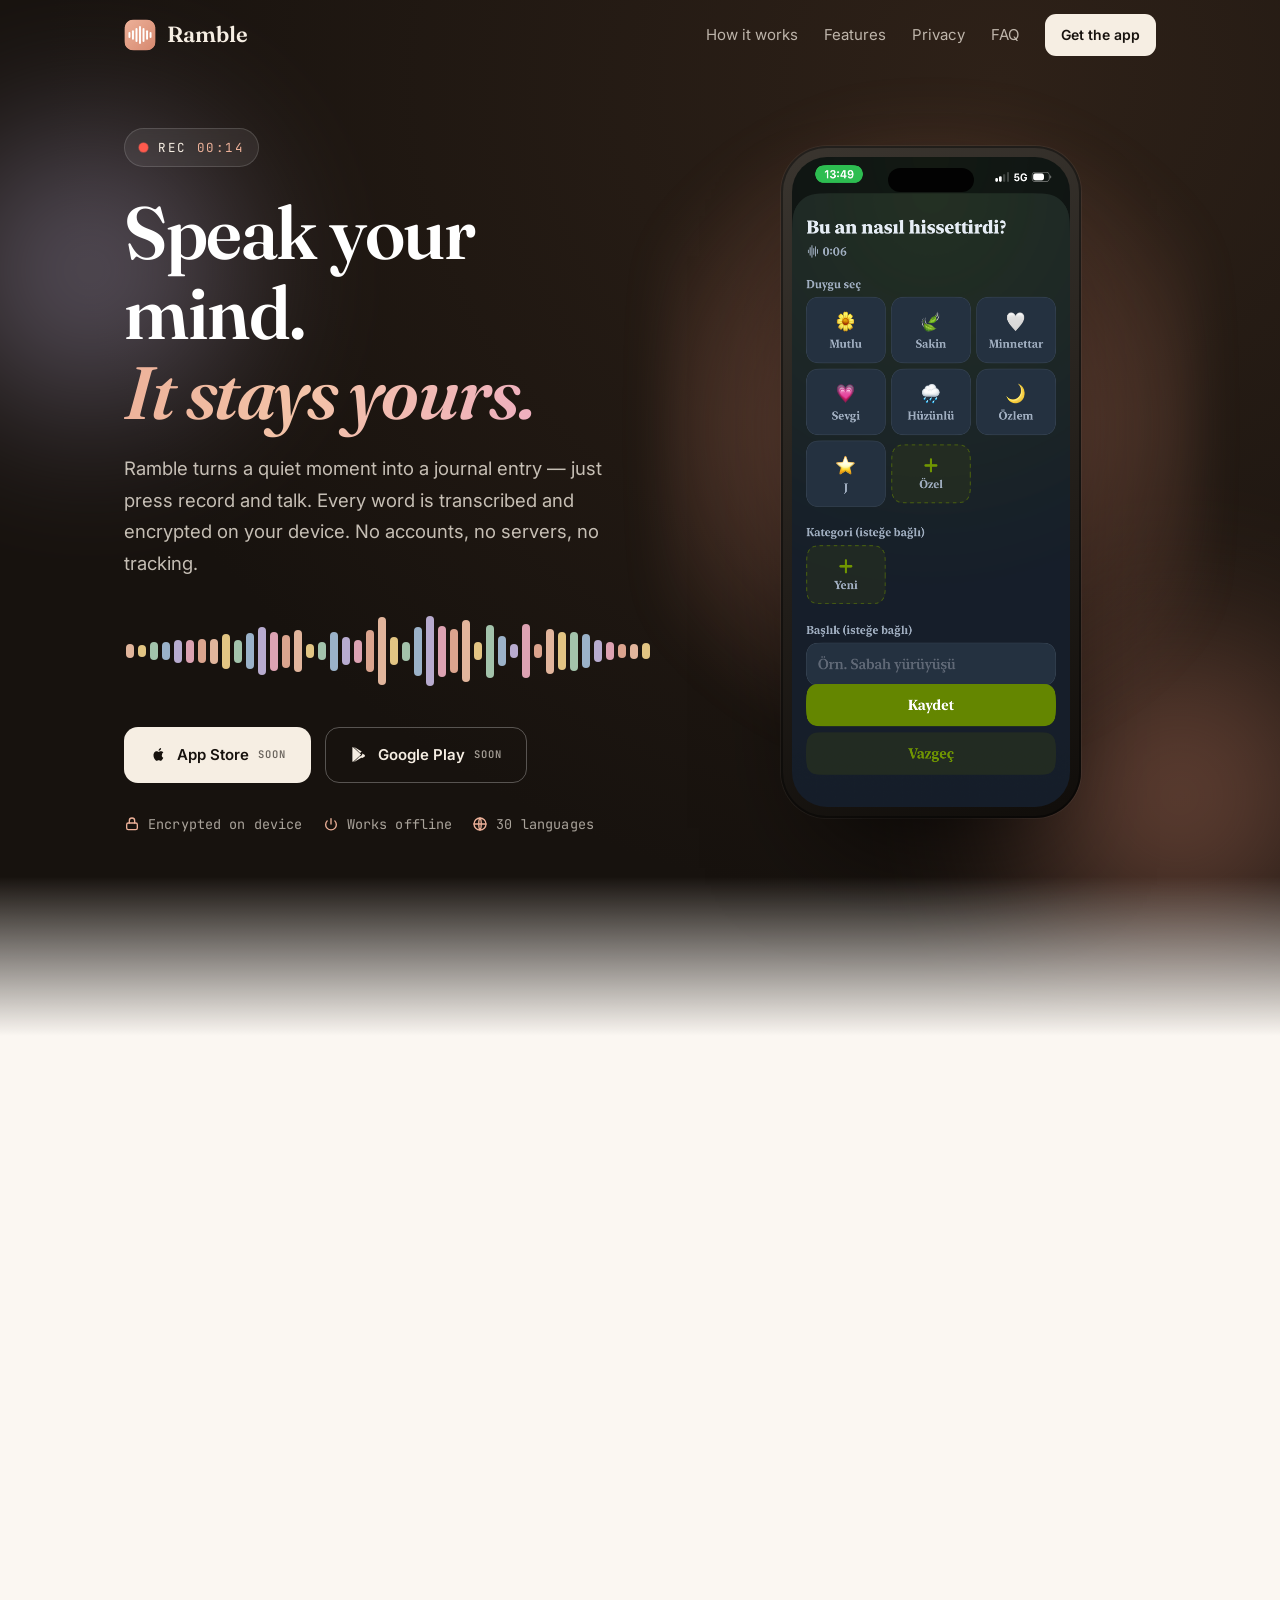
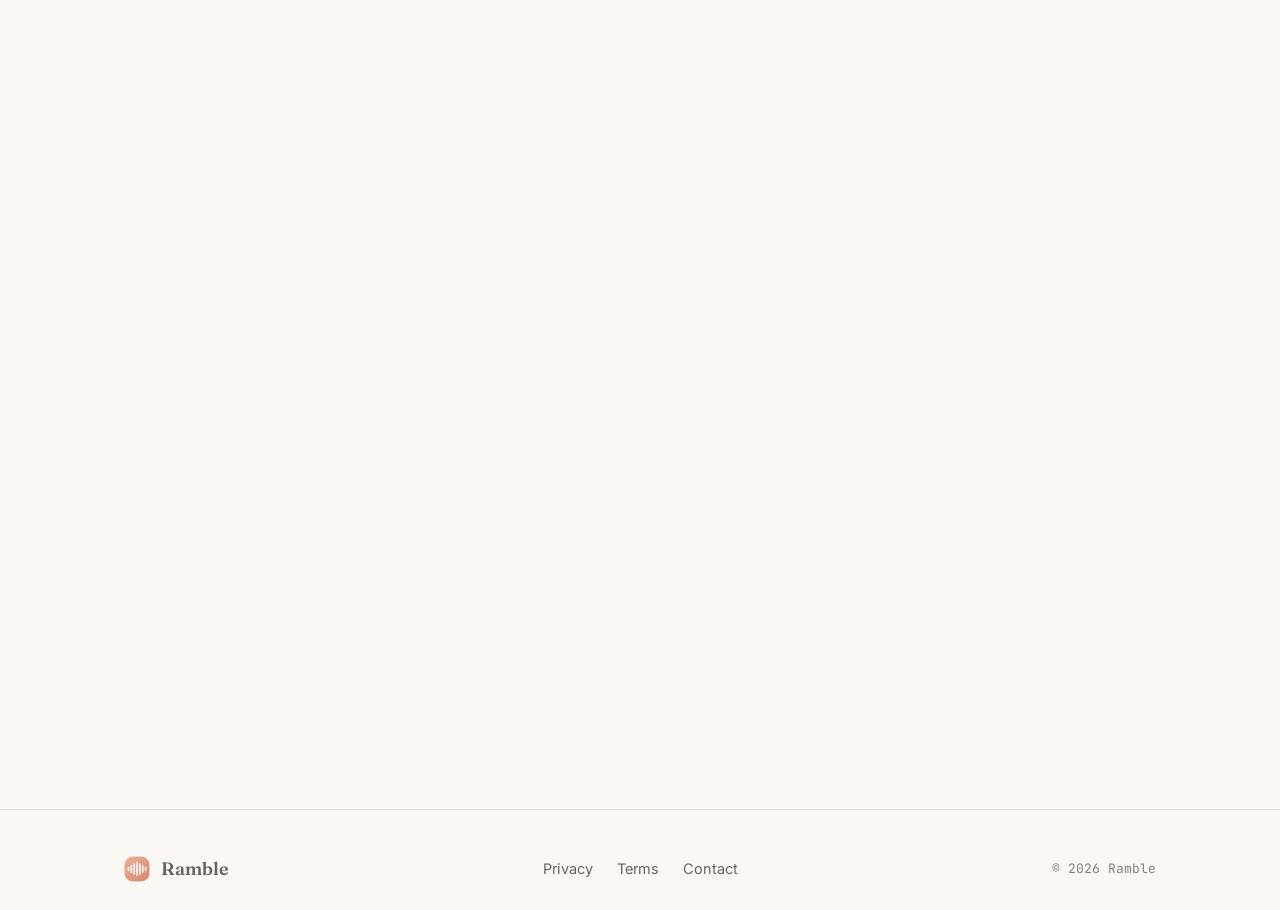
<file: index.html>
<!doctype html>
<html lang="en">
<head>
<meta charset="utf-8">
<meta http-equiv="refresh" content="0; url=/ramble/">
<link rel="canonical" href="/ramble/">
<title>Ramble</title>
</head>
<body>
<p>Redirecting to <a href="/ramble/">Ramble</a>…</p>
</body>
</html>
</file>
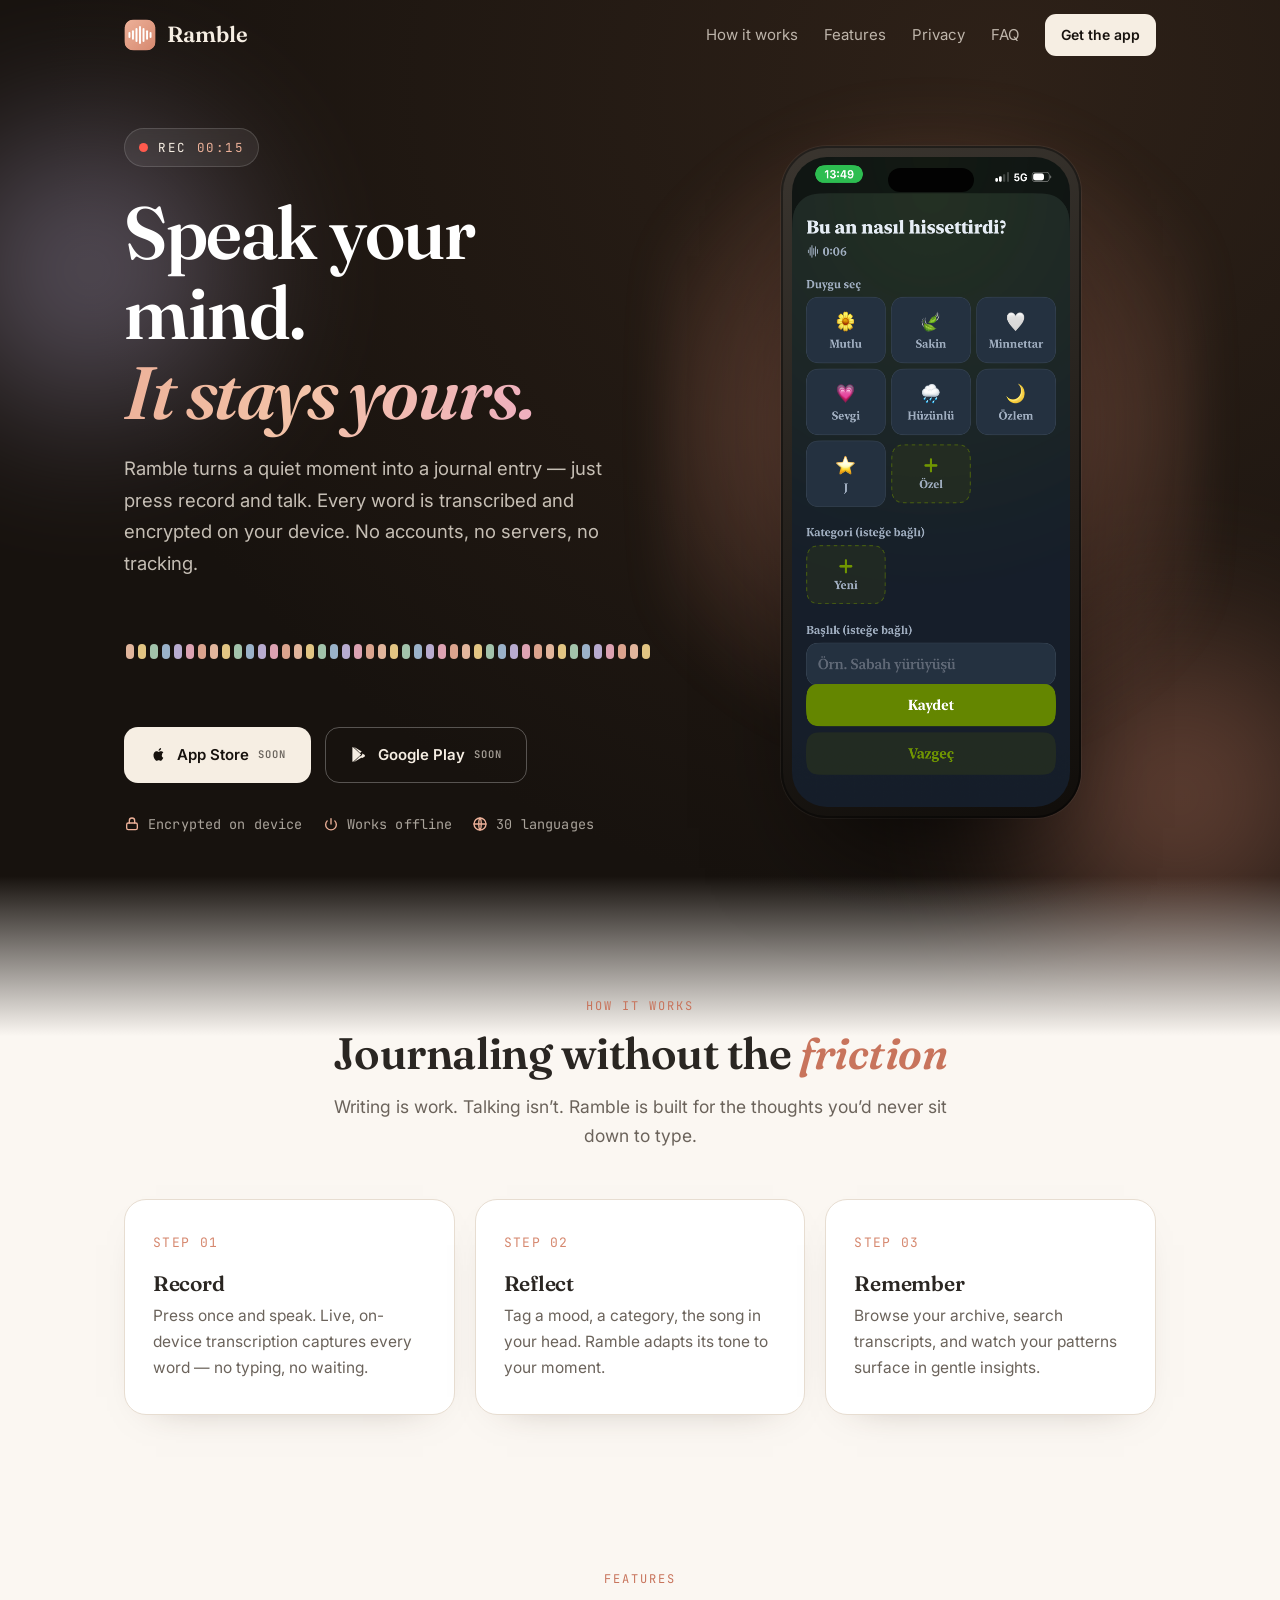
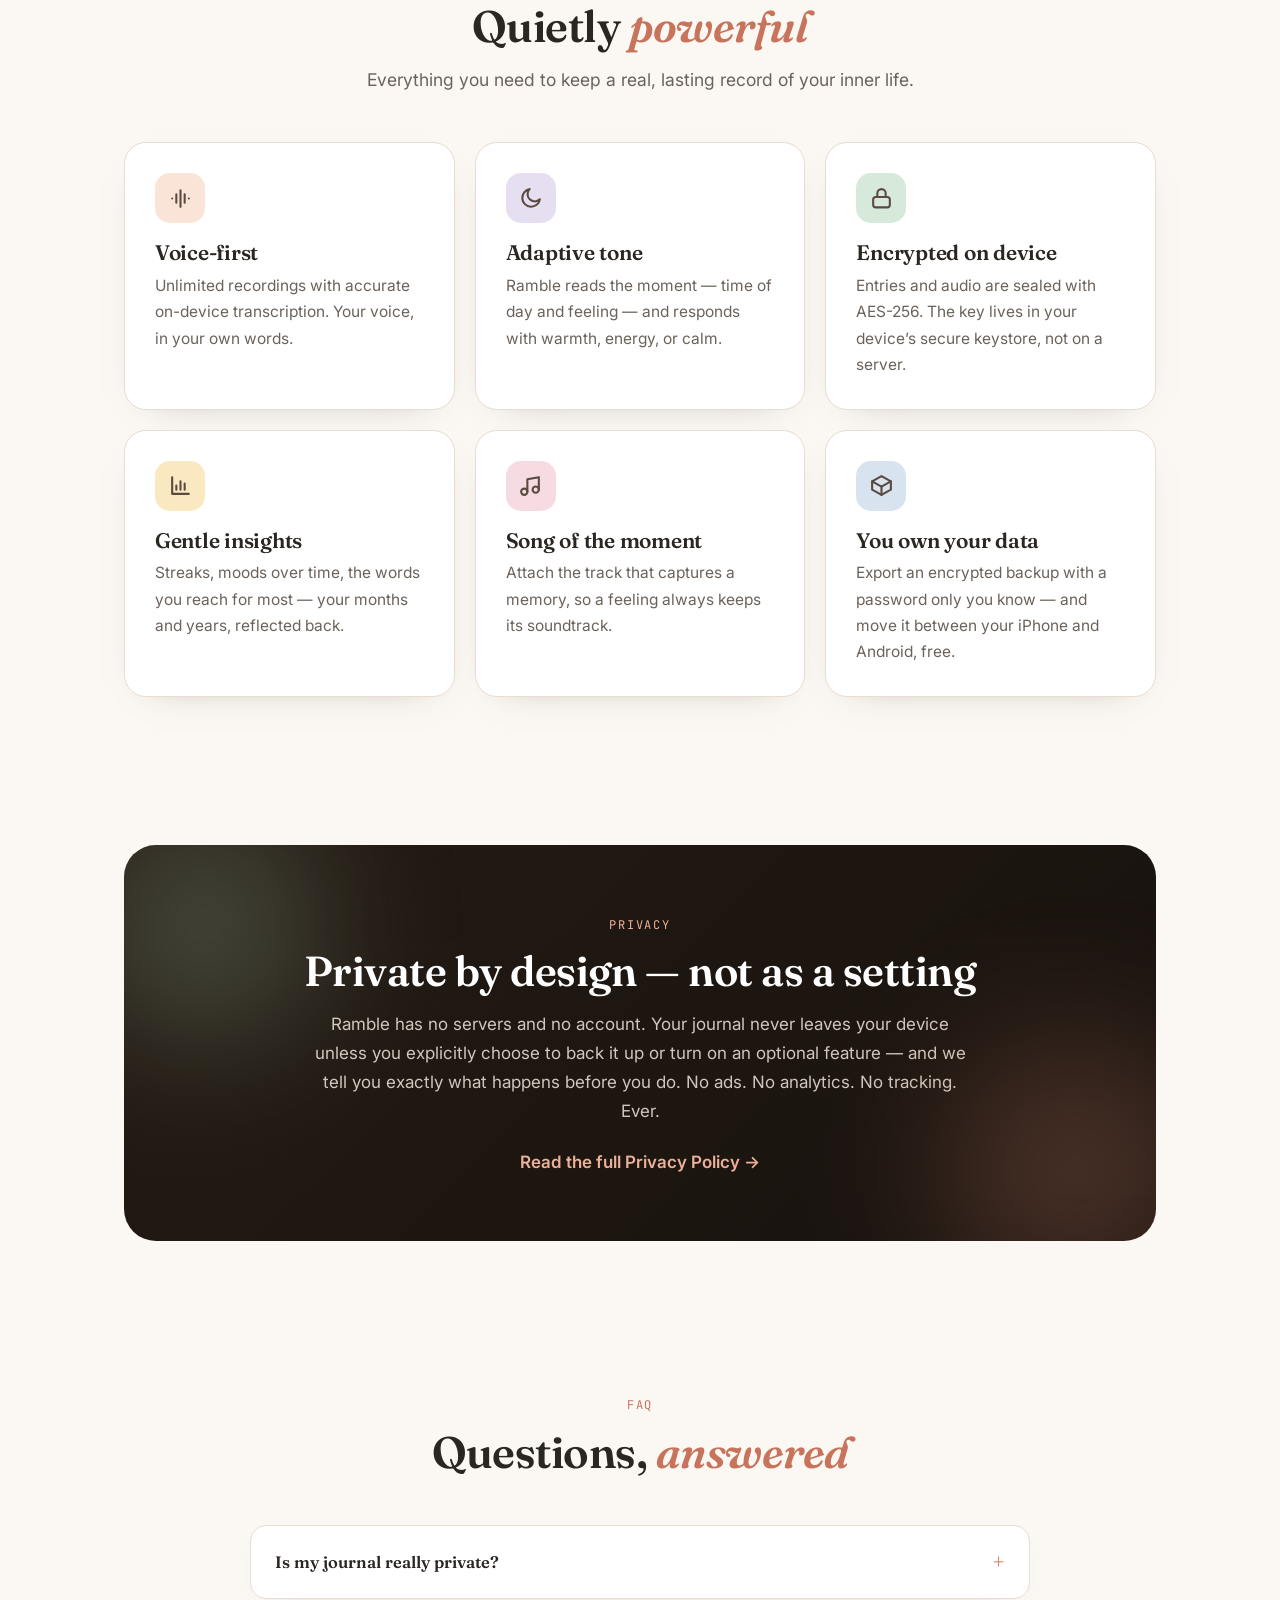
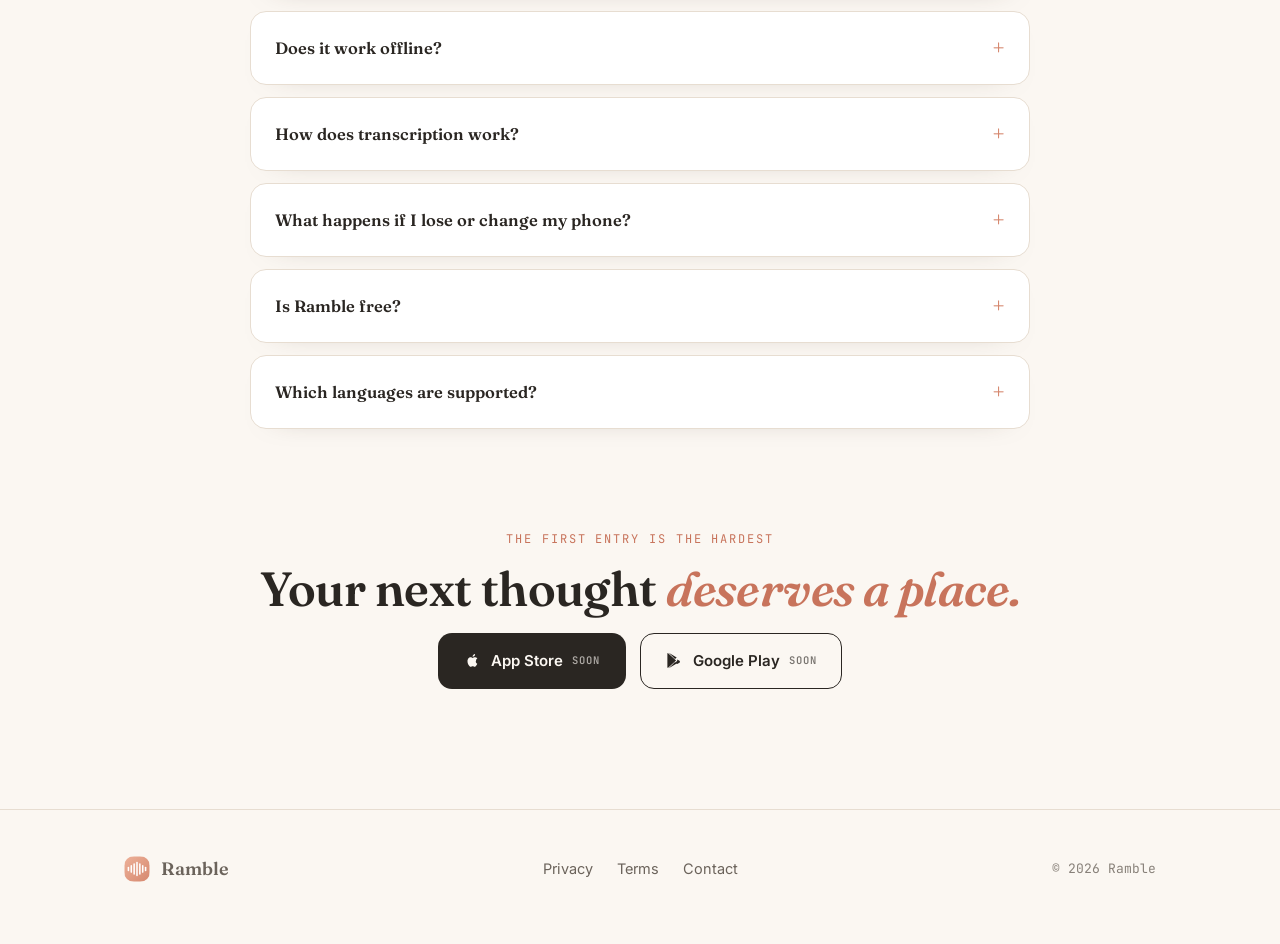
<file: ramble/index.html>
<!doctype html>
<html lang="en">
<head>
<meta charset="utf-8">
<meta name="viewport" content="width=device-width,initial-scale=1">
<title>Ramble — Your private voice journal</title>
<meta name="description" content="Ramble is a privacy-first voice journal. Press record, speak your mind, and it stays yours — transcribed and encrypted on your device. No accounts. No tracking.">
<meta property="og:title" content="Ramble — Your private voice journal">
<meta property="og:description" content="Speak your mind. It stays yours — on-device, encrypted, private.">
<meta property="og:type" content="website">
<meta name="theme-color" content="#17120E">
<link rel="icon" href="/assets/favicon.svg" type="image/svg+xml">
<link rel="apple-touch-icon" href="/assets/favicon.svg">
<link rel="preconnect" href="https://fonts.googleapis.com">
<link rel="preconnect" href="https://fonts.gstatic.com" crossorigin>
<link href="https://fonts.googleapis.com/css2?family=Fraunces:ital,opsz,wght@0,9..144,500;0,9..144,600;0,9..144,700;1,9..144,500;1,9..144,600&family=Inter:wght@400;500;600&family=JetBrains+Mono:wght@400;500&display=swap" rel="stylesheet">
<link rel="stylesheet" href="/assets/style.css">
</head>
<body class="home">

<nav class="nav">
  <a class="brand" href="/ramble/"><img class="logo" src="/assets/favicon.svg" alt=""> Ramble</a>
  <div class="nav-links">
    <a href="#how">How it works</a>
    <a href="#features">Features</a>
    <a href="#privacy">Privacy</a>
    <a href="#faq">FAQ</a>
    <a class="nav-cta" href="#get">Get the app</a>
  </div>
</nav>

<!-- ============================ HERO: the recording moment ================ -->
<div class="hero-shell">
  <div class="wrap">
    <header class="hero">
      <div class="hero-copy">
        <span class="rec-chip"><span class="rec-dot"></span> REC <span class="rec-time" id="rec-time">00:14</span></span>
        <h1>Speak your mind.<br><em>It stays yours.</em></h1>
        <p class="lead">Ramble turns a quiet moment into a journal entry — just press record and talk. Every word is transcribed and encrypted on your device. No accounts, no servers, no tracking.</p>

        <!-- signature: the living waveform, built from real mood colors -->
        <div class="wave" id="wave" role="img" aria-label="A voice waveform in Ramble's mood colors"></div>

        <div class="cta" id="get">
          <a class="btn primary" href="#"><svg class="bi"><use href="#i-apple"/></svg> App Store <span class="soon">soon</span></a>
          <a class="btn ghost" href="#"><svg class="bi"><use href="#i-play"/></svg> Google Play <span class="soon">soon</span></a>
        </div>

        <div class="trust">
          <span><svg class="i"><use href="#i-lock"/></svg> Encrypted on device</span>
          <span><svg class="i"><use href="#i-off"/></svg> Works offline</span>
          <span><svg class="i"><use href="#i-globe"/></svg> 30 languages</span>
        </div>
      </div>

      <div class="hero-device">
        <div class="device">
          <img src="/assets/screen-mood.png" alt="Ramble — tagging how a moment felt" loading="eager" width="300" height="650">
        </div>
      </div>
    </header>
  </div>
  <div class="hero-fade"></div>
</div>

<div class="wrap">

  <!-- ============================ HOW: a real sequence ==================== -->
  <section id="how">
    <div class="section-head reveal">
      <span class="eyebrow">How it works</span>
      <h2>Journaling without the <em>friction</em></h2>
      <p>Writing is work. Talking isn’t. Ramble is built for the thoughts you’d never sit down to type.</p>
    </div>
    <div class="steps">
      <div class="step reveal"><span class="num">STEP 01</span><h3>Record</h3><p>Press once and speak. Live, on-device transcription captures every word — no typing, no waiting.</p></div>
      <div class="step reveal"><span class="num">STEP 02</span><h3>Reflect</h3><p>Tag a mood, a category, the song in your head. Ramble adapts its tone to your moment.</p></div>
      <div class="step reveal"><span class="num">STEP 03</span><h3>Remember</h3><p>Browse your archive, search transcripts, and watch your patterns surface in gentle insights.</p></div>
    </div>
  </section>

  <!-- ============================ FEATURES =============================== -->
  <section id="features">
    <div class="section-head reveal">
      <span class="eyebrow">Features</span>
      <h2>Quietly <em>powerful</em></h2>
      <p>Everything you need to keep a real, lasting record of your inner life.</p>
    </div>
    <div class="grid">
      <div class="card reveal"><span class="fic c-peach"><svg class="i"><use href="#i-wave"/></svg></span><h3>Voice-first</h3><p>Unlimited recordings with accurate on-device transcription. Your voice, in your own words.</p></div>
      <div class="card reveal"><span class="fic c-lav"><svg class="i"><use href="#i-moon"/></svg></span><h3>Adaptive tone</h3><p>Ramble reads the moment — time of day and feeling — and responds with warmth, energy, or calm.</p></div>
      <div class="card reveal"><span class="fic c-sage"><svg class="i"><use href="#i-lock"/></svg></span><h3>Encrypted on device</h3><p>Entries and audio are sealed with AES-256. The key lives in your device’s secure keystore, not on a server.</p></div>
      <div class="card reveal"><span class="fic c-honey"><svg class="i"><use href="#i-chart"/></svg></span><h3>Gentle insights</h3><p>Streaks, moods over time, the words you reach for most — your months and years, reflected back.</p></div>
      <div class="card reveal"><span class="fic c-rose"><svg class="i"><use href="#i-music"/></svg></span><h3>Song of the moment</h3><p>Attach the track that captures a memory, so a feeling always keeps its soundtrack.</p></div>
      <div class="card reveal"><span class="fic c-blue"><svg class="i"><use href="#i-box"/></svg></span><h3>You own your data</h3><p>Export an encrypted backup with a password only you know — and move it between your iPhone and Android, free.</p></div>
    </div>
  </section>

  <!-- ============================ PRIVACY ================================ -->
  <section id="privacy">
    <div class="band reveal">
      <span class="eyebrow">Privacy</span>
      <h2>Private by design — not as a setting</h2>
      <p>Ramble has no servers and no account. Your journal never leaves your device unless you explicitly choose to back it up or turn on an optional feature — and we tell you exactly what happens before you do. No ads. No analytics. No tracking. Ever.</p>
      <p class="band-link"><a href="/ramble/privacy/">Read the full Privacy Policy →</a></p>
    </div>
  </section>

  <!-- ============================ FAQ =================================== -->
  <section id="faq">
    <div class="section-head reveal"><span class="eyebrow">FAQ</span><h2>Questions, <em>answered</em></h2></div>
    <div class="faq reveal">
      <details><summary>Is my journal really private?</summary><p>Yes. Ramble stores everything on your device, encrypted with AES-256. There’s no account and no server that receives your entries, so there is nothing for us to read, sell, or lose.</p></details>
      <details><summary>Does it work offline?</summary><p>The core experience — recording, transcription, moods, archive, insights — works fully offline. The only feature that reaches the internet is the optional “song of the moment” search, and only when you use it.</p></details>
      <details><summary>How does transcription work?</summary><p>Transcription runs on your device using your operating system’s built-in speech recognition. Accuracy depends on your language, accent, and device, and improves over time with the platform.</p></details>
      <details><summary>What happens if I lose or change my phone?</summary><p>Create an encrypted, password-protected backup from Settings and keep it somewhere safe (your Files, iCloud Drive, or Google Drive). You can restore it on any device — and because the format is shared, a backup from iPhone opens on Android and vice-versa.</p></details>
      <details><summary>Is Ramble free?</summary><p>The core app is free. An optional “Ramble Plus” unlocks extra themes, deeper personalization, and more — but backing up and exporting your own data is always free.</p></details>
      <details><summary>Which languages are supported?</summary><p>The interface is localized into 30 languages, including English and Turkish.</p></details>
    </div>
  </section>

  <!-- ============================ CLOSER ================================ -->
  <section class="closer reveal">
    <span class="eyebrow">The first entry is the hardest</span>
    <h2>Your next thought <em>deserves a place.</em></h2>
    <div class="cta">
      <a class="btn primary" href="#"><svg class="bi"><use href="#i-apple"/></svg> App Store <span class="soon">soon</span></a>
      <a class="btn ghost" href="#"><svg class="bi"><use href="#i-play"/></svg> Google Play <span class="soon">soon</span></a>
    </div>
  </section>

</div>

<footer>
  <div class="wrap foot">
    <a class="brand small" href="/ramble/"><img class="logo" src="/assets/favicon.svg" alt=""> Ramble</a>
    <div class="links">
      <a href="/ramble/privacy/">Privacy</a>
      <a href="/ramble/terms/">Terms</a>
      <a href="mailto:syroxivoss9@gmail.com">Contact</a>
    </div>
    <div class="copyright">© 2026 Ramble</div>
  </div>
</footer>

<!-- icon set (line, currentColor) -->
<svg width="0" height="0" style="position:absolute" aria-hidden="true">
  <symbol id="i-wave" viewBox="0 0 24 24" fill="none" stroke="currentColor" stroke-width="2" stroke-linecap="round"><path d="M4 12v0M8 8v8M12 4v16M16 8v8M20 12v0"/></symbol>
  <symbol id="i-moon" viewBox="0 0 24 24" fill="none" stroke="currentColor" stroke-width="2" stroke-linecap="round" stroke-linejoin="round"><path d="M21 12.8A8.5 8.5 0 1 1 11.2 3 6.6 6.6 0 0 0 21 12.8z"/></symbol>
  <symbol id="i-lock" viewBox="0 0 24 24" fill="none" stroke="currentColor" stroke-width="2" stroke-linecap="round" stroke-linejoin="round"><rect x="4" y="10.5" width="16" height="10" rx="2.5"/><path d="M8 10.5V7a4 4 0 0 1 8 0v3.5"/></symbol>
  <symbol id="i-chart" viewBox="0 0 24 24" fill="none" stroke="currentColor" stroke-width="2" stroke-linecap="round" stroke-linejoin="round"><path d="M4 20V4M4 20h16M8 16v-4M12 16V8M16 16v-6"/></symbol>
  <symbol id="i-music" viewBox="0 0 24 24" fill="none" stroke="currentColor" stroke-width="2" stroke-linecap="round" stroke-linejoin="round"><path d="M9 18V6l11-2v12"/><circle cx="6" cy="18" r="3"/><circle cx="17" cy="16" r="3"/></symbol>
  <symbol id="i-box" viewBox="0 0 24 24" fill="none" stroke="currentColor" stroke-width="2" stroke-linecap="round" stroke-linejoin="round"><path d="M21 8 12 3 3 8l9 5 9-5z"/><path d="M3 8v8l9 5 9-5V8"/><path d="M12 13v8"/></symbol>
  <symbol id="i-off" viewBox="0 0 24 24" fill="none" stroke="currentColor" stroke-width="2" stroke-linecap="round" stroke-linejoin="round"><path d="M12 4v8"/><path d="M6.3 7.3a8 8 0 1 0 11.4 0"/></symbol>
  <symbol id="i-globe" viewBox="0 0 24 24" fill="none" stroke="currentColor" stroke-width="2" stroke-linecap="round" stroke-linejoin="round"><circle cx="12" cy="12" r="9"/><path d="M3 12h18M12 3c2.5 2.5 2.5 15 0 18M12 3c-2.5 2.5-2.5 15 0 18"/></symbol>
  <symbol id="i-apple" viewBox="0 0 24 24" fill="currentColor"><path d="M16.4 12.6c0-2 1.6-2.9 1.7-3-0.9-1.4-2.4-1.5-2.9-1.6-1.2-0.1-2.4 0.7-3 0.7-0.6 0-1.6-0.7-2.6-0.7-1.3 0-2.6 0.8-3.3 2-1.4 2.4-0.4 6 1 8 0.7 1 1.4 2 2.4 2 1 0 1.3-0.6 2.5-0.6 1.2 0 1.5 0.6 2.5 0.6 1 0 1.7-1 2.3-2 0.7-1 1-2 1-2-0.1 0-1.9-0.7-1.9-2.8zM14.5 6.3c0.5-0.7 0.9-1.6 0.8-2.6-0.8 0-1.8 0.5-2.4 1.2-0.5 0.6-0.9 1.5-0.8 2.5 0.9 0 1.8-0.5 2.4-1.1z"/></symbol>
  <symbol id="i-play" viewBox="0 0 24 24" fill="currentColor"><path d="M3.6 2.6 14 12 3.6 21.4c-0.4-0.2-0.6-0.6-0.6-1.1V3.7c0-0.5 0.2-0.9 0.6-1.1zM15.4 10.6l2.9 1.7c0.8 0.5 0.8 1.9 0 2.4l-2.9 1.7L13 14.7l2.4-2.4zM4.7 2.2l10.1 5.9-2.1 2.1-8-8zM12.7 13.8l2.1 2.1-10.1 5.9 8-8z"/></symbol>
</svg>

<script src="/assets/app.js" defer></script>
</body>
</html>
</file>
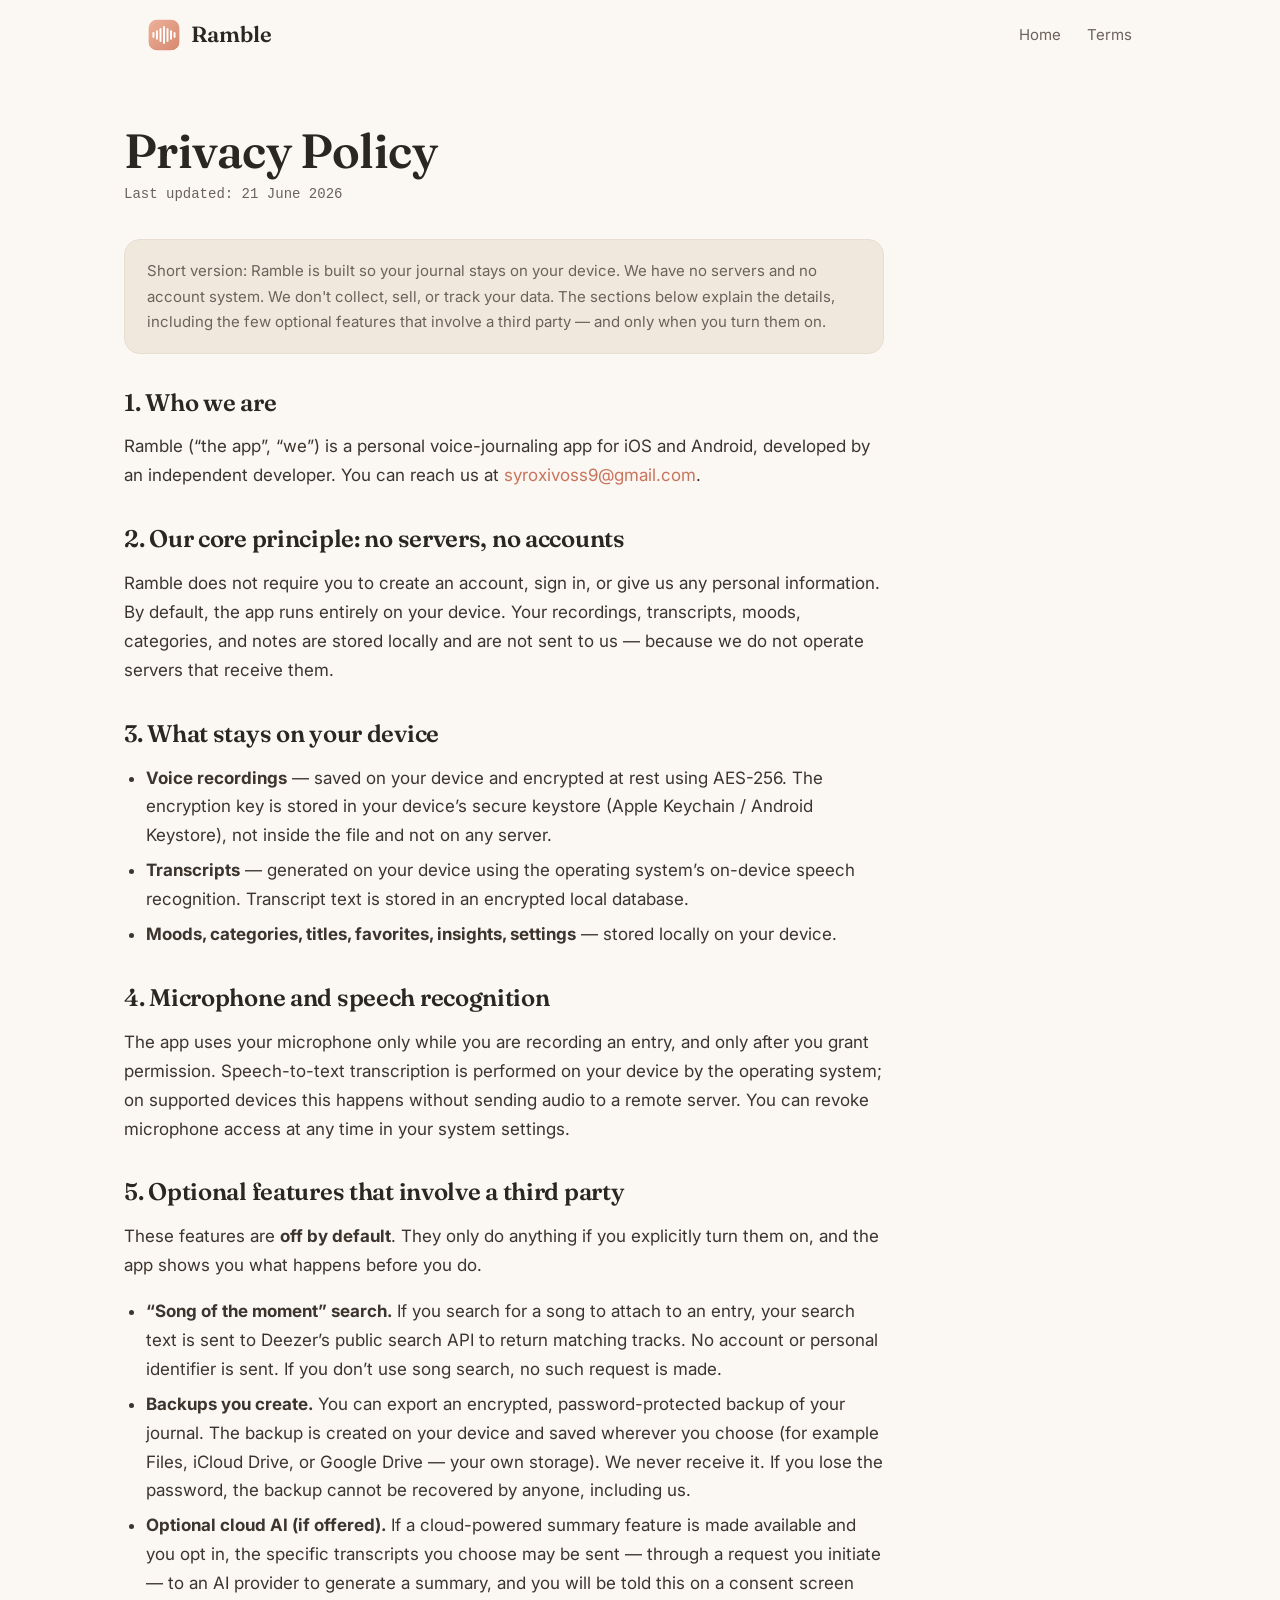
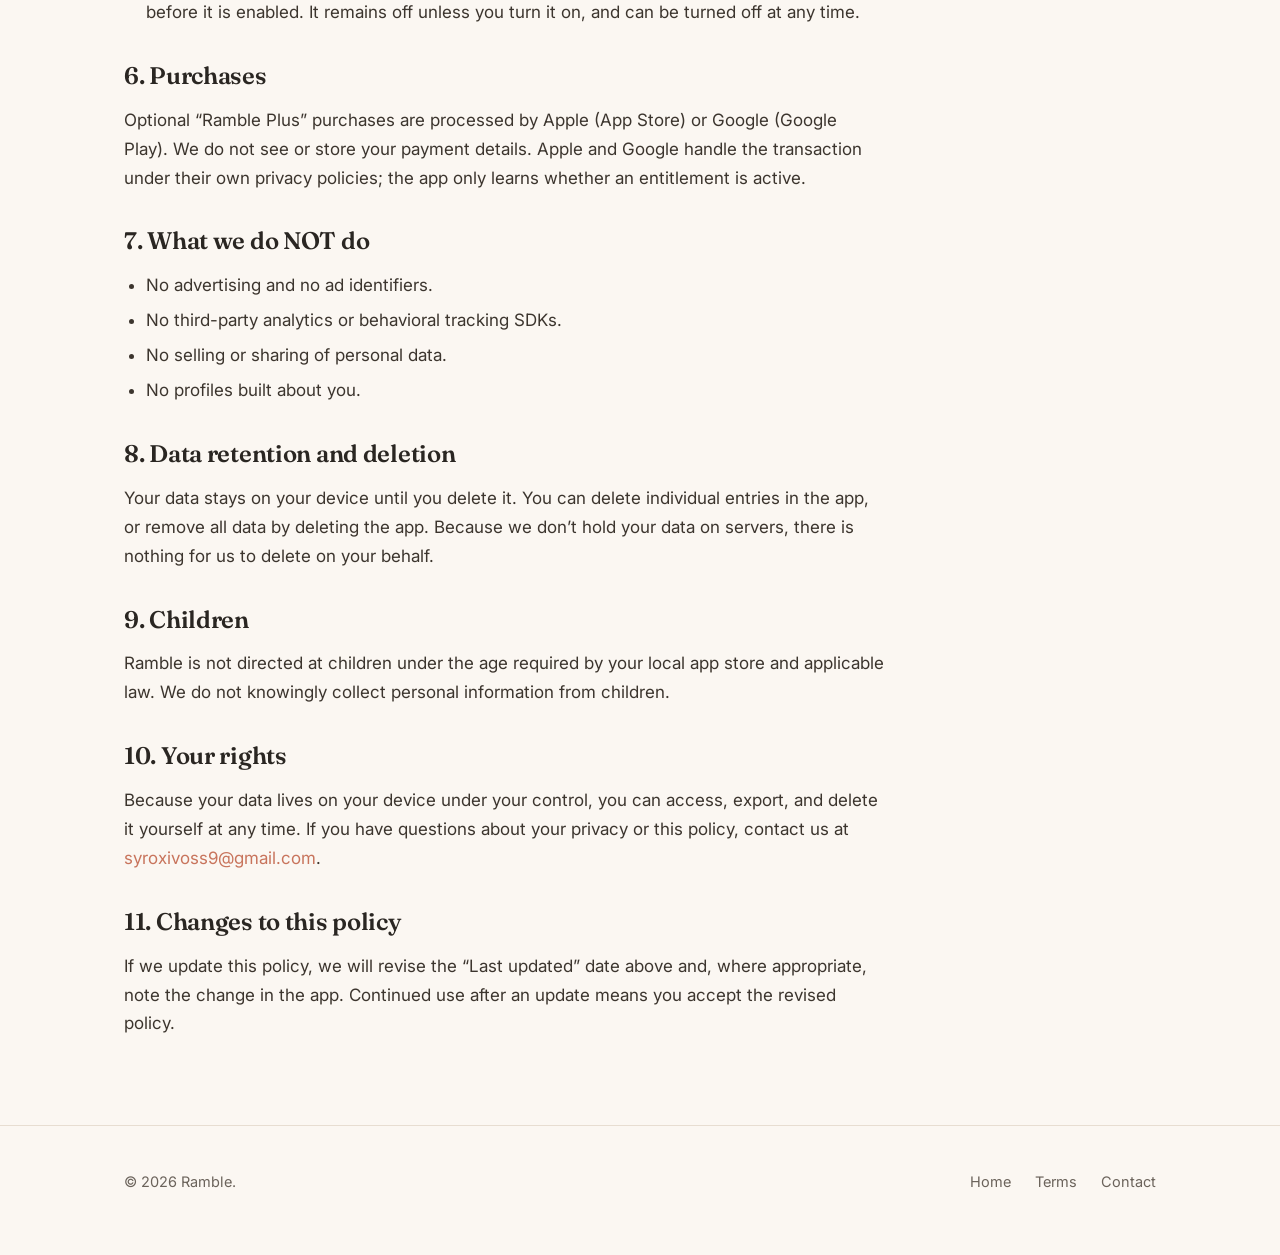
<file: ramble/privacy/index.html>
<!doctype html>
<html lang="en">
<head>
<meta charset="utf-8">
<meta name="viewport" content="width=device-width,initial-scale=1">
<title>Privacy Policy — Ramble</title>
<meta name="description" content="Ramble's Privacy Policy. Ramble is a privacy-first voice journal: your data stays on your device, encrypted, with no accounts and no tracking.">
<link rel="icon" href="/assets/favicon.svg" type="image/svg+xml">
<link rel="preconnect" href="https://fonts.googleapis.com">
<link rel="preconnect" href="https://fonts.gstatic.com" crossorigin>
<link href="https://fonts.googleapis.com/css2?family=Fraunces:opsz,wght@9..144,500;9..144,600&family=Inter:wght@400;500;600&display=swap" rel="stylesheet">
<link rel="stylesheet" href="/assets/style.css">
</head>
<body>
<div class="wrap">
  <nav class="nav">
    <a class="brand" href="/ramble/"><img class="logo" src="/assets/favicon.svg" alt=""> Ramble</a>
    <div class="nav-links"><a href="/ramble/">Home</a><a href="/ramble/terms/">Terms</a></div>
  </nav>

  <article class="article narrow">
    <h1>Privacy Policy</h1>
    <div class="updated">Last updated: 21 June 2026</div>

    <div class="note">Short version: Ramble is built so your journal stays on your device. We have no servers and no account system. We don't collect, sell, or track your data. The sections below explain the details, including the few optional features that involve a third party — and only when you turn them on.</div>

    <h2>1. Who we are</h2>
    <p>Ramble (“the app”, “we”) is a personal voice-journaling app for iOS and Android, developed by an independent developer. You can reach us at <a href="mailto:syroxivoss9@gmail.com">syroxivoss9@gmail.com</a>.</p>

    <h2>2. Our core principle: no servers, no accounts</h2>
    <p>Ramble does not require you to create an account, sign in, or give us any personal information. By default, the app runs entirely on your device. Your recordings, transcripts, moods, categories, and notes are stored locally and are not sent to us — because we do not operate servers that receive them.</p>

    <h2>3. What stays on your device</h2>
    <ul>
      <li><strong>Voice recordings</strong> — saved on your device and encrypted at rest using AES-256. The encryption key is stored in your device’s secure keystore (Apple Keychain / Android Keystore), not inside the file and not on any server.</li>
      <li><strong>Transcripts</strong> — generated on your device using the operating system’s on-device speech recognition. Transcript text is stored in an encrypted local database.</li>
      <li><strong>Moods, categories, titles, favorites, insights, settings</strong> — stored locally on your device.</li>
    </ul>

    <h2>4. Microphone and speech recognition</h2>
    <p>The app uses your microphone only while you are recording an entry, and only after you grant permission. Speech-to-text transcription is performed on your device by the operating system; on supported devices this happens without sending audio to a remote server. You can revoke microphone access at any time in your system settings.</p>

    <h2>5. Optional features that involve a third party</h2>
    <p>These features are <strong>off by default</strong>. They only do anything if you explicitly turn them on, and the app shows you what happens before you do.</p>
    <ul>
      <li><strong>“Song of the moment” search.</strong> If you search for a song to attach to an entry, your search text is sent to Deezer’s public search API to return matching tracks. No account or personal identifier is sent. If you don’t use song search, no such request is made.</li>
      <li><strong>Backups you create.</strong> You can export an encrypted, password-protected backup of your journal. The backup is created on your device and saved wherever you choose (for example Files, iCloud Drive, or Google Drive — your own storage). We never receive it. If you lose the password, the backup cannot be recovered by anyone, including us.</li>
      <li><strong>Optional cloud AI (if offered).</strong> If a cloud-powered summary feature is made available and you opt in, the specific transcripts you choose may be sent — through a request you initiate — to an AI provider to generate a summary, and you will be told this on a consent screen before it is enabled. It remains off unless you turn it on, and can be turned off at any time.</li>
    </ul>

    <h2>6. Purchases</h2>
    <p>Optional “Ramble Plus” purchases are processed by Apple (App Store) or Google (Google Play). We do not see or store your payment details. Apple and Google handle the transaction under their own privacy policies; the app only learns whether an entitlement is active.</p>

    <h2>7. What we do NOT do</h2>
    <ul>
      <li>No advertising and no ad identifiers.</li>
      <li>No third-party analytics or behavioral tracking SDKs.</li>
      <li>No selling or sharing of personal data.</li>
      <li>No profiles built about you.</li>
    </ul>

    <h2>8. Data retention and deletion</h2>
    <p>Your data stays on your device until you delete it. You can delete individual entries in the app, or remove all data by deleting the app. Because we don’t hold your data on servers, there is nothing for us to delete on your behalf.</p>

    <h2>9. Children</h2>
    <p>Ramble is not directed at children under the age required by your local app store and applicable law. We do not knowingly collect personal information from children.</p>

    <h2>10. Your rights</h2>
    <p>Because your data lives on your device under your control, you can access, export, and delete it yourself at any time. If you have questions about your privacy or this policy, contact us at <a href="mailto:syroxivoss9@gmail.com">syroxivoss9@gmail.com</a>.</p>

    <h2>11. Changes to this policy</h2>
    <p>If we update this policy, we will revise the “Last updated” date above and, where appropriate, note the change in the app. Continued use after an update means you accept the revised policy.</p>
  </article>
</div>

<footer>
  <div class="wrap foot">
    <div>© 2026 Ramble.</div>
    <div class="links"><a href="/ramble/">Home</a><a href="/ramble/terms/">Terms</a><a href="mailto:syroxivoss9@gmail.com">Contact</a></div>
  </div>
</footer>
</body>
</html>
</file>
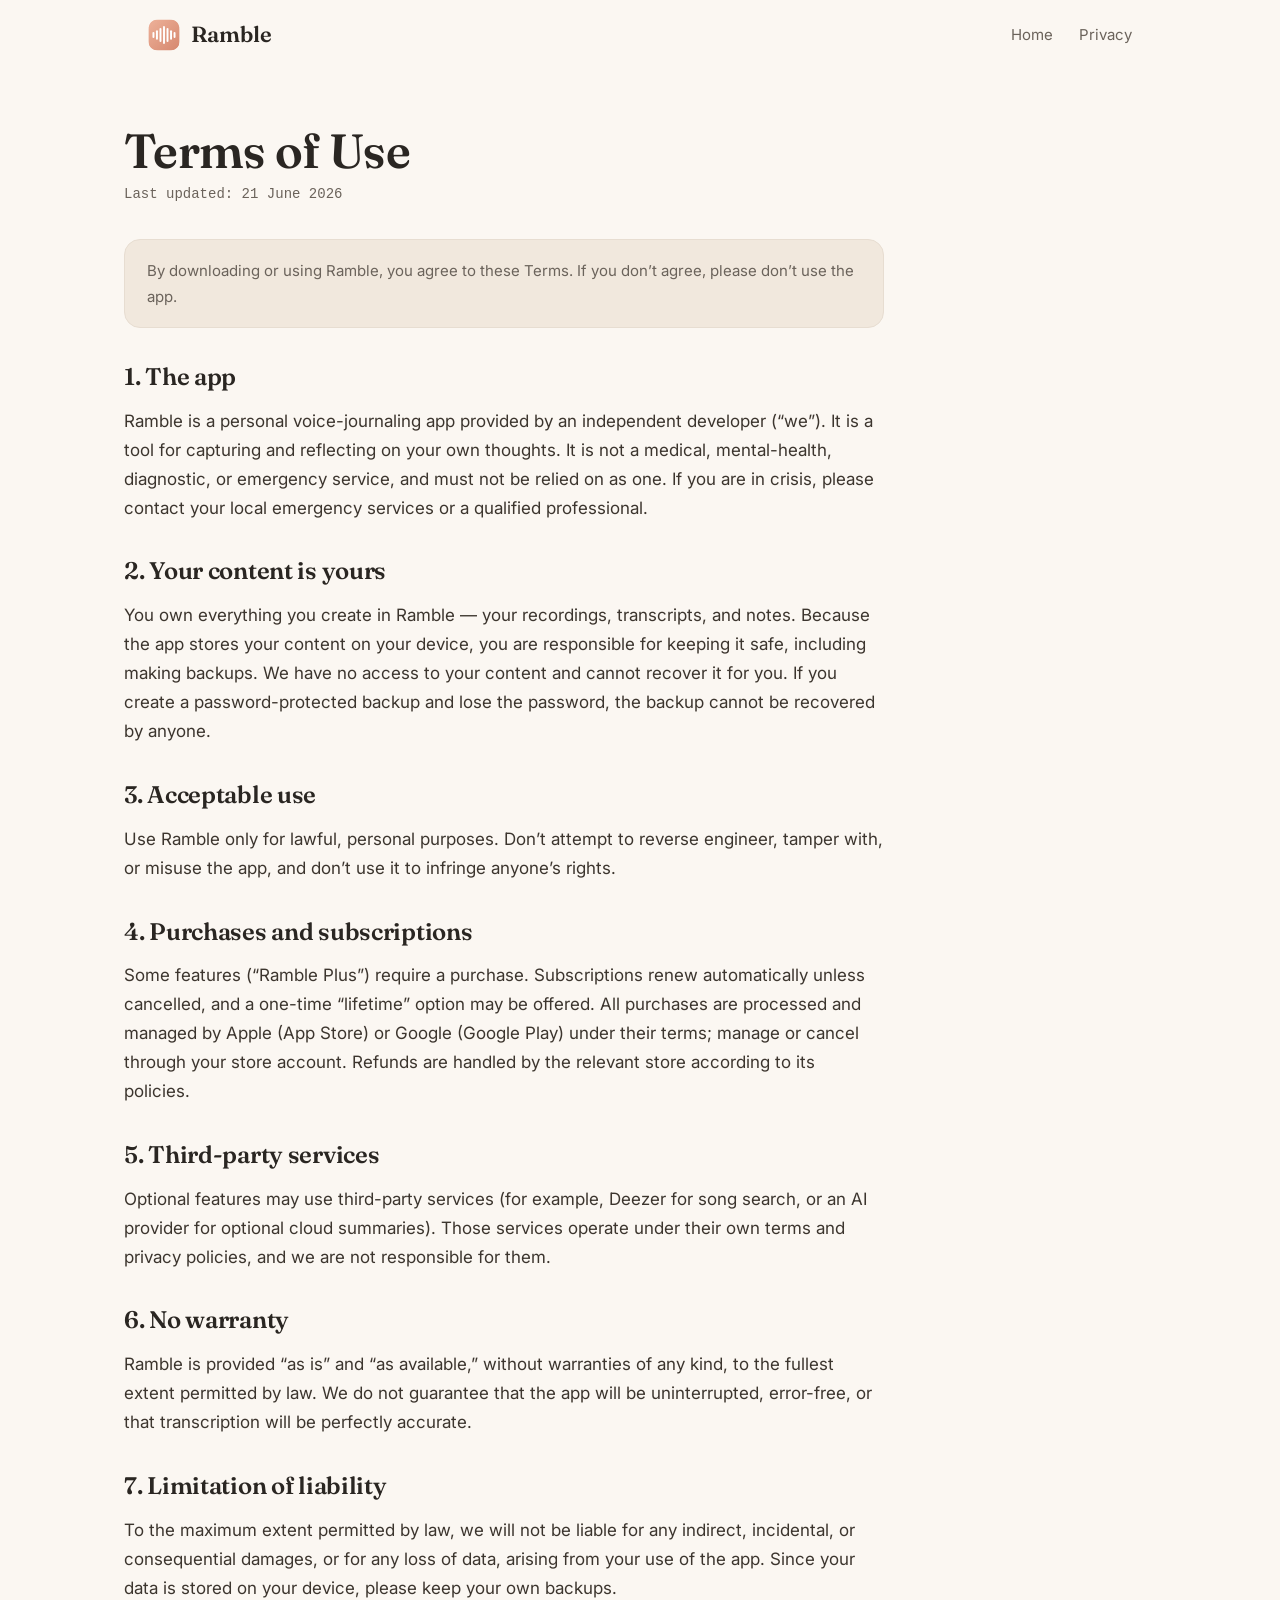
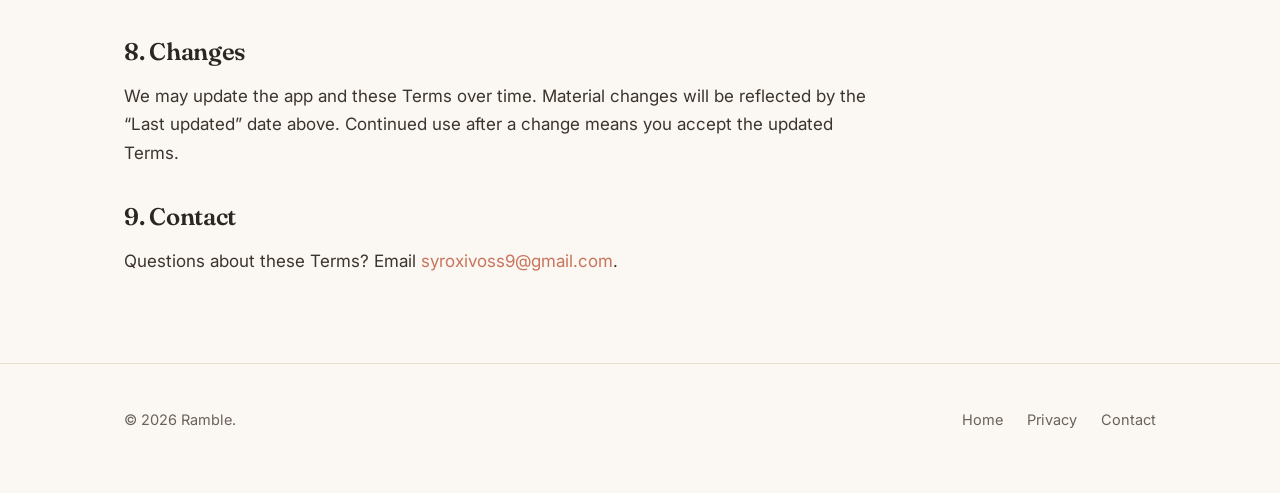
<file: ramble/terms/index.html>
<!doctype html>
<html lang="en">
<head>
<meta charset="utf-8">
<meta name="viewport" content="width=device-width,initial-scale=1">
<title>Terms of Use — Ramble</title>
<meta name="description" content="Ramble Terms of Use.">
<link rel="icon" href="/assets/favicon.svg" type="image/svg+xml">
<link rel="preconnect" href="https://fonts.googleapis.com">
<link rel="preconnect" href="https://fonts.gstatic.com" crossorigin>
<link href="https://fonts.googleapis.com/css2?family=Fraunces:opsz,wght@9..144,500;9..144,600&family=Inter:wght@400;500;600&display=swap" rel="stylesheet">
<link rel="stylesheet" href="/assets/style.css">
</head>
<body>
<div class="wrap">
  <nav class="nav">
    <a class="brand" href="/ramble/"><img class="logo" src="/assets/favicon.svg" alt=""> Ramble</a>
    <div class="nav-links"><a href="/ramble/">Home</a><a href="/ramble/privacy/">Privacy</a></div>
  </nav>

  <article class="article narrow">
    <h1>Terms of Use</h1>
    <div class="updated">Last updated: 21 June 2026</div>

    <div class="note">By downloading or using Ramble, you agree to these Terms. If you don’t agree, please don’t use the app.</div>

    <h2>1. The app</h2>
    <p>Ramble is a personal voice-journaling app provided by an independent developer (“we”). It is a tool for capturing and reflecting on your own thoughts. It is not a medical, mental-health, diagnostic, or emergency service, and must not be relied on as one. If you are in crisis, please contact your local emergency services or a qualified professional.</p>

    <h2>2. Your content is yours</h2>
    <p>You own everything you create in Ramble — your recordings, transcripts, and notes. Because the app stores your content on your device, you are responsible for keeping it safe, including making backups. We have no access to your content and cannot recover it for you. If you create a password-protected backup and lose the password, the backup cannot be recovered by anyone.</p>

    <h2>3. Acceptable use</h2>
    <p>Use Ramble only for lawful, personal purposes. Don’t attempt to reverse engineer, tamper with, or misuse the app, and don’t use it to infringe anyone’s rights.</p>

    <h2>4. Purchases and subscriptions</h2>
    <p>Some features (“Ramble Plus”) require a purchase. Subscriptions renew automatically unless cancelled, and a one-time “lifetime” option may be offered. All purchases are processed and managed by Apple (App Store) or Google (Google Play) under their terms; manage or cancel through your store account. Refunds are handled by the relevant store according to its policies.</p>

    <h2>5. Third-party services</h2>
    <p>Optional features may use third-party services (for example, Deezer for song search, or an AI provider for optional cloud summaries). Those services operate under their own terms and privacy policies, and we are not responsible for them.</p>

    <h2>6. No warranty</h2>
    <p>Ramble is provided “as is” and “as available,” without warranties of any kind, to the fullest extent permitted by law. We do not guarantee that the app will be uninterrupted, error-free, or that transcription will be perfectly accurate.</p>

    <h2>7. Limitation of liability</h2>
    <p>To the maximum extent permitted by law, we will not be liable for any indirect, incidental, or consequential damages, or for any loss of data, arising from your use of the app. Since your data is stored on your device, please keep your own backups.</p>

    <h2>8. Changes</h2>
    <p>We may update the app and these Terms over time. Material changes will be reflected by the “Last updated” date above. Continued use after a change means you accept the updated Terms.</p>

    <h2>9. Contact</h2>
    <p>Questions about these Terms? Email <a href="mailto:syroxivoss9@gmail.com">syroxivoss9@gmail.com</a>.</p>
  </article>
</div>

<footer>
  <div class="wrap foot">
    <div>© 2026 Ramble.</div>
    <div class="links"><a href="/ramble/">Home</a><a href="/ramble/privacy/">Privacy</a><a href="mailto:syroxivoss9@gmail.com">Contact</a></div>
  </div>
</footer>
</body>
</html>
</file>
<file: assets/style.css>
/* ============================================================================
   Ramble — site styles
   Concept: "the recording moment → the reflection".
   A dark, atmospheric recording hero resolves into a warm, paper-light body.
   Signature: a living waveform built from the app's real mood colors.
   ========================================================================== */

:root{
  /* paper / daylight */
  --paper:#FBF7F2; --paper-2:#F1E8DD; --ink:#2A2622; --muted:#6B635B; --line:#E7DDD1;
  /* night / recording */
  --espresso-1:#17120E; --espresso-2:#241A13; --espresso-3:#2E2118;
  --cream:#F6EEE3; --cream-mute:#C9BBA9;
  /* mood spectrum — the app's real mood-tag colors */
  --peach:#F3C3A8; --honey:#F4D58D; --sage:#AFD3B8; --blue:#A6C0D9; --lav:#C5B9E0; --rose:#EEAFC0;
  /* brand coral */
  --coral:#D6886F; --coral-soft:#EDB199; --accent:#C8745C;
  --radius:22px; --shadow:0 18px 50px -28px rgba(58,44,32,.45); --maxw:1080px;
  --mono:"JetBrains Mono",ui-monospace,SFMono-Regular,Menlo,monospace;
}

*{box-sizing:border-box}
html{scroll-behavior:smooth}
body{margin:0;background:var(--paper);color:var(--ink);
  font-family:Inter,-apple-system,BlinkMacSystemFont,"Segoe UI",Roboto,sans-serif;font-size:17px;line-height:1.7;-webkit-font-smoothing:antialiased;overflow-x:hidden}
.wrap{max-width:var(--maxw);margin:0 auto;padding:0 24px;position:relative}
.narrow{max-width:760px}
h1,h2,h3{font-family:Fraunces,"Times New Roman",Georgia,serif;font-weight:600;line-height:1.08;letter-spacing:-.012em}
em{font-style:italic}
a{color:var(--accent);text-decoration:none}
a:hover{text-decoration:underline}
::selection{background:var(--coral);color:#fff}

/* ---- logo + nav ---------------------------------------------------------- */
.logo{width:32px;height:32px;border-radius:10px;box-shadow:var(--shadow);display:block;flex:0 0 auto}
.nav{position:sticky;top:0;z-index:50;display:flex;align-items:center;justify-content:space-between;
  padding:16px 24px;max-width:var(--maxw);margin:0 auto;transition:padding .25s ease}
.brand{display:flex;align-items:center;gap:11px;font-family:Fraunces,serif;font-size:22px;font-weight:600;color:var(--ink)}
.brand:hover{text-decoration:none}
.brand.small{font-size:18px}.brand.small .logo{width:26px;height:26px}
.nav-links{display:flex;gap:26px;font-size:15px;align-items:center}
.nav-links a{color:var(--muted);transition:color .18s}
.nav-links a:hover{color:var(--ink);text-decoration:none}
.nav-cta{padding:9px 16px;border-radius:11px;background:var(--ink);color:var(--paper)!important;font-weight:600;font-size:14px}
.nav-cta:hover{background:var(--accent)}

/* homepage: nav floats over the dark hero, then solidifies on scroll */
body.home .nav{position:fixed;left:0;right:0;top:0;max-width:none;padding:14px max(24px,calc((100vw - var(--maxw))/2 + 24px))}
body.home .nav .brand{color:var(--cream)}
body.home .nav .nav-links a{color:rgba(246,238,227,.72)}
body.home .nav .nav-links a:hover{color:#fff}
body.home .nav .nav-cta{background:var(--cream);color:var(--espresso-1)!important}
body.home .nav.scrolled{background:rgba(251,247,242,.82);backdrop-filter:saturate(160%) blur(14px);
  border-bottom:1px solid var(--line);box-shadow:0 8px 30px -24px rgba(58,44,32,.6)}
body.home .nav.scrolled .brand{color:var(--ink)}
body.home .nav.scrolled .nav-links a{color:var(--muted)}
body.home .nav.scrolled .nav-links a:hover{color:var(--ink)}
body.home .nav.scrolled .nav-cta{background:var(--ink);color:var(--paper)!important}

/* ============================================================================
   HERO — the recording moment (dark, atmospheric)
   ========================================================================== */
.hero-shell{position:relative;background:radial-gradient(120% 130% at 78% 8%,var(--espresso-3),var(--espresso-1) 62%);
  color:var(--cream);overflow:hidden;padding:128px 0 200px;margin-bottom:-120px}
/* ambient mood orbs */
.hero-shell::before,.hero-shell::after{content:"";position:absolute;border-radius:50%;filter:blur(70px);opacity:.5;pointer-events:none}
.hero-shell::before{width:420px;height:420px;left:-120px;top:60px;
  background:radial-gradient(circle,var(--lav),transparent 70%)}
.hero-shell::after{width:480px;height:480px;right:-140px;bottom:0;
  background:radial-gradient(circle,var(--coral),transparent 68%)}
.hero{position:relative;z-index:2;display:grid;grid-template-columns:1.08fr .92fr;gap:54px;align-items:center}
.hero-copy{max-width:560px}

.rec-chip{display:inline-flex;align-items:center;gap:10px;font-family:var(--mono);font-size:12.5px;letter-spacing:.12em;
  text-transform:uppercase;color:var(--cream);background:rgba(255,255,255,.07);border:1px solid rgba(255,255,255,.14);
  padding:8px 14px;border-radius:999px;margin-bottom:26px;backdrop-filter:blur(6px)}
.rec-dot{width:9px;height:9px;border-radius:50%;background:#ff5a4d;box-shadow:0 0 0 0 rgba(255,90,77,.65);animation:rec 1.6s ease-out infinite}
.rec-time{color:var(--coral-soft);font-variant-numeric:tabular-nums}
@keyframes rec{0%{box-shadow:0 0 0 0 rgba(255,90,77,.6)}70%{box-shadow:0 0 0 9px rgba(255,90,77,0)}100%{box-shadow:0 0 0 0 rgba(255,90,77,0)}}

.hero h1{font-size:clamp(42px,5.8vw,74px);margin:0 0 20px;color:#fff;letter-spacing:-.02em}
.hero h1 em{font-style:italic;background:linear-gradient(110deg,var(--coral-soft),var(--peach) 45%,var(--rose));
  -webkit-background-clip:text;background-clip:text;color:transparent}
.hero p.lead{font-size:clamp(17px,1.45vw,20px);color:rgba(246,238,227,.78);max-width:500px;margin:0 0 30px}

/* the living waveform — signature element */
.wave{display:flex;align-items:center;gap:4px;height:84px;margin:0 0 34px;padding:0 2px}
.wave .bar{flex:1;min-width:3px;border-radius:99px;height:18%;
  transform-origin:center;animation:wave var(--d,1.4s) ease-in-out infinite alternate;animation-delay:var(--delay,0s);
  opacity:.92}
@keyframes wave{from{height:14%}to{height:var(--h,80%)}}

.cta{display:flex;gap:14px;flex-wrap:wrap}
.btn{display:inline-flex;align-items:center;gap:9px;padding:14px 24px;border-radius:14px;font-weight:600;font-size:15px;
  border:1px solid transparent;transition:transform .18s,box-shadow .18s,background .18s}
.btn .bi{width:19px;height:19px}
.btn.primary{background:var(--cream);color:var(--espresso-1)}
.btn.ghost{background:transparent;color:var(--cream);border-color:rgba(255,255,255,.28)}
.btn:hover{transform:translateY(-2px);text-decoration:none}
.btn.primary:hover{box-shadow:0 16px 40px -18px rgba(246,238,227,.6)}
.btn.ghost:hover{background:rgba(255,255,255,.08)}
.btn .soon{font-size:10.5px;opacity:.62;font-weight:600;text-transform:uppercase;letter-spacing:.1em;font-family:var(--mono)}

.trust{display:flex;flex-wrap:wrap;gap:20px;margin-top:30px;color:rgba(246,238,227,.66);font-size:13.5px;font-family:var(--mono);letter-spacing:.01em}
.trust span{display:inline-flex;align-items:center;gap:8px}
.trust .i{width:16px;height:16px;color:var(--coral-soft)}

/* device */
.hero-device{display:flex;justify-content:center;position:relative}
.hero-device::before{content:"";position:absolute;width:120%;height:120%;left:-10%;top:-6%;
  background:radial-gradient(circle at 50% 40%,rgba(214,136,111,.5),transparent 60%);filter:blur(20px);z-index:-1}
.device{width:300px;max-width:80vw;border-radius:46px;padding:11px;background:linear-gradient(160deg,#3a352f,#100d0a);
  box-shadow:0 60px 120px -50px rgba(0,0,0,.85),0 0 0 1px rgba(255,255,255,.06),inset 0 0 0 2px rgba(0,0,0,.4);
  position:relative;animation:float 7s ease-in-out infinite}
.device::before{content:"";position:absolute;top:22px;left:50%;transform:translateX(-50%);width:86px;height:24px;background:#000;border-radius:999px;z-index:2;opacity:.9}
.device img{width:100%;display:block;border-radius:35px}
@keyframes float{0%,100%{transform:translateY(0)}50%{transform:translateY(-14px)}}

/* curved hand-off from night into paper */
.hero-fade{position:absolute;left:0;right:0;bottom:0;height:160px;z-index:3;
  background:linear-gradient(to bottom,transparent,var(--paper));pointer-events:none}

/* ============================================================================
   SECTIONS (paper / daylight)
   ========================================================================== */
section{padding:74px 0;position:relative;z-index:4}
.section-head{text-align:center;max-width:660px;margin:0 auto 48px}
.eyebrow{display:inline-block;font-family:var(--mono);font-size:12px;letter-spacing:.16em;text-transform:uppercase;
  color:var(--accent);margin-bottom:14px}
.section-head h2{font-size:clamp(30px,4.2vw,44px);margin:0 0 14px}
.section-head h2 em{color:var(--accent)}
.section-head p{color:var(--muted);margin:0;font-size:17.5px}

/* steps — a real sequence, so numbering carries meaning */
.steps{display:grid;grid-template-columns:repeat(auto-fit,minmax(250px,1fr));gap:20px;position:relative}
.step{position:relative;padding:32px 28px;border-radius:var(--radius);background:#fff;border:1px solid var(--line);
  box-shadow:0 14px 40px -32px rgba(58,44,32,.5);overflow:hidden}
.step .num{font-family:var(--mono);font-size:13px;letter-spacing:.1em;color:var(--coral);display:block;margin-bottom:18px}
.step h3{font-size:21px;margin:0 0 8px}
.step p{margin:0;color:var(--muted);font-size:15.5px}
.step::after{content:"";position:absolute;left:0;top:0;width:3px;height:100%;background:linear-gradient(var(--coral),var(--coral-soft));
  transform:scaleY(0);transform-origin:top;transition:transform .4s ease}
.step:hover::after{transform:scaleY(1)}

/* feature grid */
.grid{display:grid;grid-template-columns:repeat(auto-fit,minmax(280px,1fr));gap:20px}
.card{background:#fff;border:1px solid var(--line);border-radius:var(--radius);padding:30px;
  box-shadow:0 12px 36px -30px rgba(58,44,32,.5);transition:transform .22s ease,box-shadow .22s ease}
.card:hover{transform:translateY(-5px);box-shadow:0 28px 60px -34px rgba(58,44,32,.55)}
.fic{width:50px;height:50px;border-radius:15px;display:flex;align-items:center;justify-content:center;margin-bottom:18px;color:#5a4a3f}
.fic .i{width:25px;height:25px}
.card h3{font-size:21px;margin:0 0 9px}
.card p{margin:0;color:var(--muted);font-size:15.5px}
.c-peach{background:rgba(243,195,168,.45)}.c-lav{background:rgba(197,185,224,.45)}.c-sage{background:rgba(175,211,184,.5)}
.c-honey{background:rgba(244,213,141,.55)}.c-rose{background:rgba(238,175,192,.45)}.c-blue{background:rgba(166,192,217,.45)}

/* privacy band */
.band{position:relative;overflow:hidden;background:linear-gradient(135deg,var(--espresso-2),var(--espresso-1));
  color:var(--cream);border-radius:32px;padding:64px 40px;text-align:center}
.band::before,.band::after{content:"";position:absolute;border-radius:50%;filter:blur(70px);opacity:.4}
.band::before{width:340px;height:340px;left:-90px;top:-90px;background:radial-gradient(circle,var(--sage),transparent 70%)}
.band::after{width:380px;height:380px;right:-110px;bottom:-120px;background:radial-gradient(circle,var(--coral),transparent 70%)}
.band .eyebrow{color:var(--coral-soft);position:relative}
.band h2{font-size:clamp(28px,3.8vw,42px);margin:0 0 16px;color:#fff;position:relative}
.band p{max-width:660px;margin:0 auto;color:rgba(246,238,227,.82);position:relative}
.band-link{margin-top:22px!important}
.band-link a{color:var(--coral-soft);font-weight:600}
.band-link a:hover{color:#fff}

/* faq */
.faq{max-width:780px;margin:0 auto;display:flex;flex-direction:column;gap:12px}
.faq details{background:#fff;border:1px solid var(--line);border-radius:16px;padding:4px 24px;
  box-shadow:0 10px 30px -28px rgba(58,44,32,.5);transition:box-shadow .2s}
.faq details[open]{box-shadow:0 18px 44px -30px rgba(58,44,32,.5)}
.faq summary{cursor:pointer;list-style:none;padding:18px 0;font-weight:600;font-size:16.5px;
  display:flex;justify-content:space-between;align-items:center;gap:16px;font-family:Fraunces,serif}
.faq summary::-webkit-details-marker{display:none}
.faq summary::after{content:"+";font-size:24px;color:var(--coral);font-weight:400;transition:transform .2s;line-height:1}
.faq details[open] summary::after{content:"–";transform:rotate(0)}
.faq details p{margin:0 0 20px;color:var(--muted);font-size:15.5px}

/* closing CTA */
.closer{text-align:center;padding:20px 0 90px}
.closer h2{font-size:clamp(30px,4.4vw,48px);margin:0 0 18px}
.closer h2 em{color:var(--accent)}
.closer .cta{justify-content:center}
.closer .btn.primary{background:var(--ink);color:var(--paper)}
.closer .btn.ghost{background:transparent;color:var(--ink);border-color:var(--ink)}
.closer .btn.ghost:hover{background:rgba(42,38,34,.06)}
.closer .btn .soon{color:inherit}

/* ============================================================================
   LEGAL / ARTICLE pages (kept in daylight)
   ========================================================================== */
.article{padding:56px 0 40px}
.article h1{font-size:clamp(32px,5vw,48px);margin:0 0 6px}
.article .updated{color:var(--muted);font-size:14px;margin-bottom:32px;font-family:var(--mono)}
.article h2{font-size:24px;margin:36px 0 10px}
.article p,.article li{color:#3c352e}.article ul{padding-left:22px}.article li{margin:6px 0}
.article .note{background:var(--paper-2);border:1px solid var(--line);border-radius:16px;padding:18px 22px;color:var(--muted);font-size:15px}

/* footer */
footer{border-top:1px solid var(--line);margin-top:30px;padding:44px 0 60px;color:var(--muted);font-size:14.5px}
.foot{display:flex;flex-wrap:wrap;gap:18px;justify-content:space-between;align-items:center}
.foot .links{display:flex;gap:24px}.foot a{color:var(--muted)}.foot a:hover{color:var(--ink)}
.foot .copyright{opacity:.8;font-family:var(--mono);font-size:13px}

.i{display:inline-block;vertical-align:middle}

/* ---- scroll reveal ------------------------------------------------------- */
.reveal{opacity:0;transform:translateY(26px);transition:opacity .7s cubic-bezier(.2,.7,.2,1),transform .7s cubic-bezier(.2,.7,.2,1)}
.reveal.in{opacity:1;transform:none}

/* ---- responsive ---------------------------------------------------------- */
@media(max-width:860px){
  .hero{grid-template-columns:1fr;text-align:center;gap:36px}
  .hero-copy{max-width:none}
  .hero p.lead{margin-left:auto;margin-right:auto}
  .cta,.trust,.wave{justify-content:center}
  .hero-device{order:-1}
  .hero-shell{padding:112px 0 180px}
}
@media(max-width:560px){
  .nav-links a:not(.nav-cta){display:none}
  .hero-shell{padding:104px 0 150px}
  section{padding:56px 0}
  .band{padding:48px 24px}
}

/* ---- reduced motion ------------------------------------------------------ */
@media(prefers-reduced-motion:reduce){
  *{animation:none!important;scroll-behavior:auto}
  .reveal{opacity:1;transform:none;transition:none}
  .device{animation:none}
  .wave .bar{height:var(--h,55%)!important}
}
</file>
